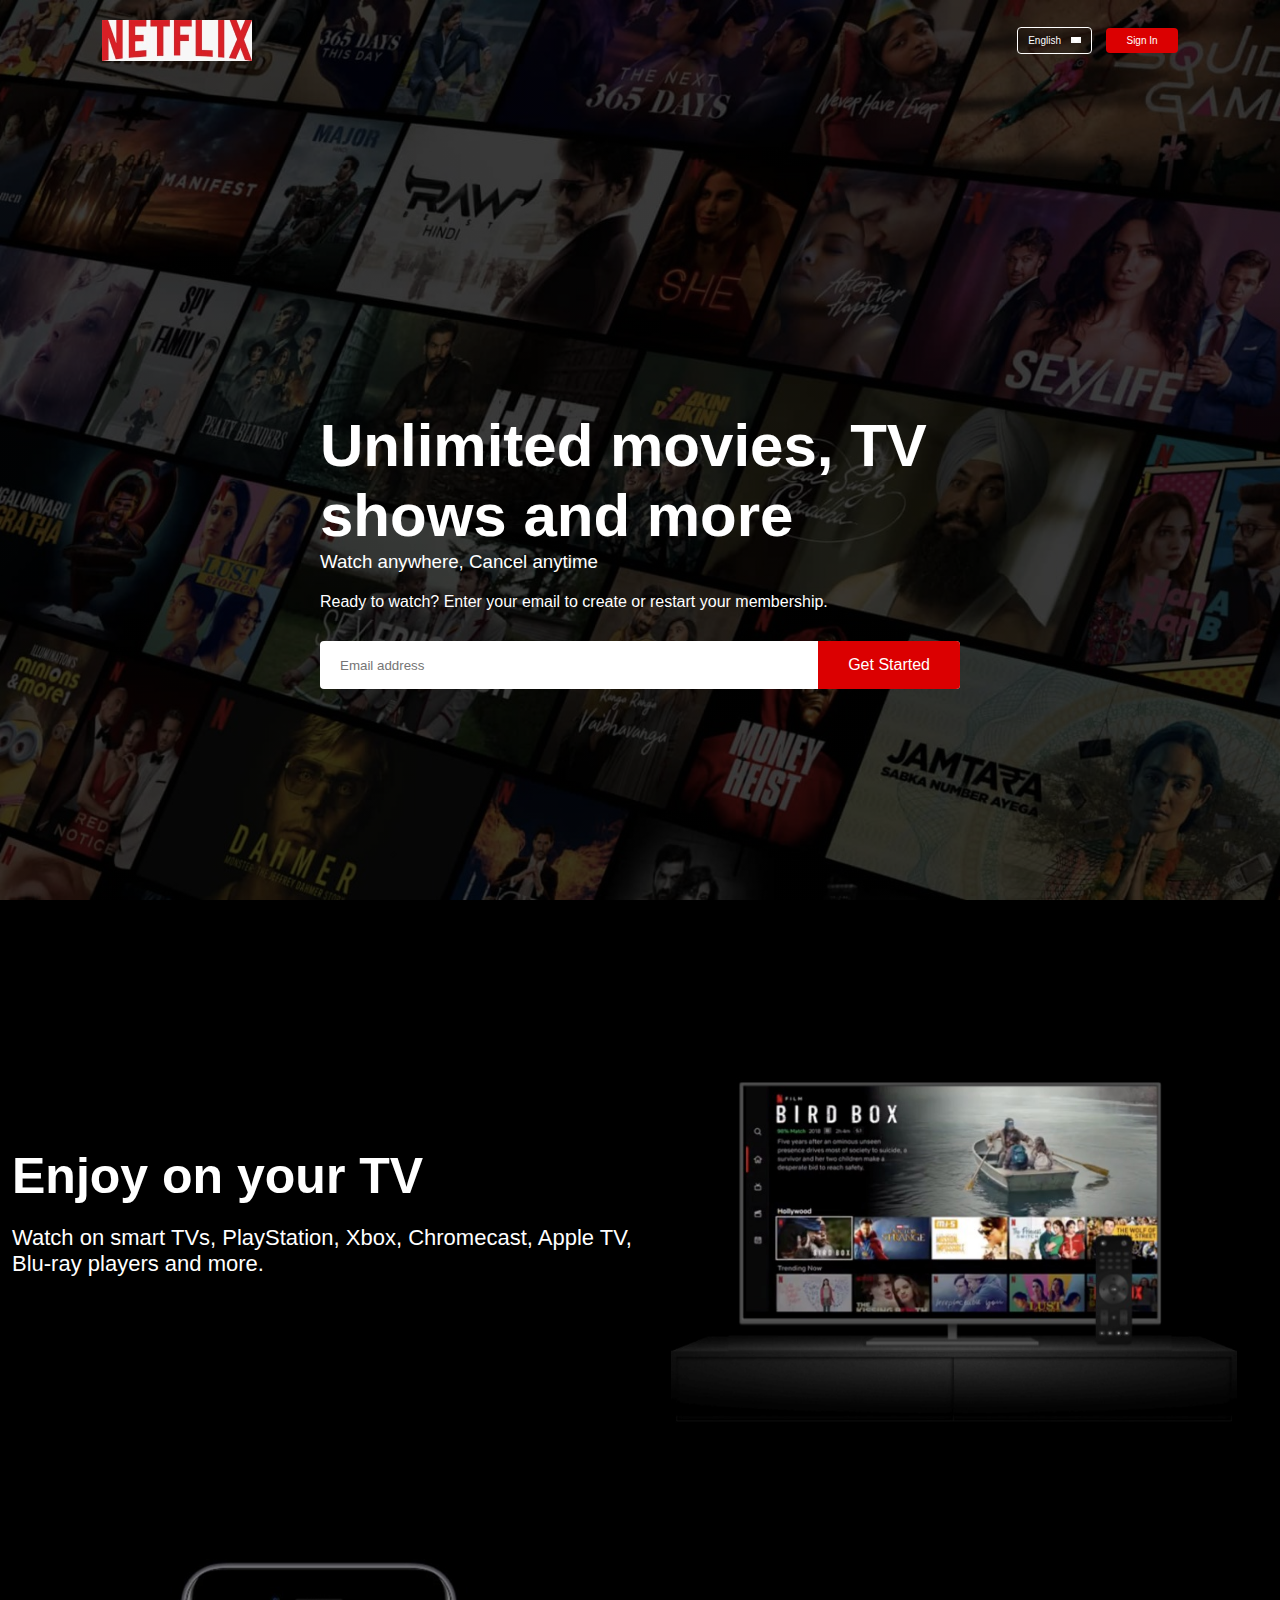
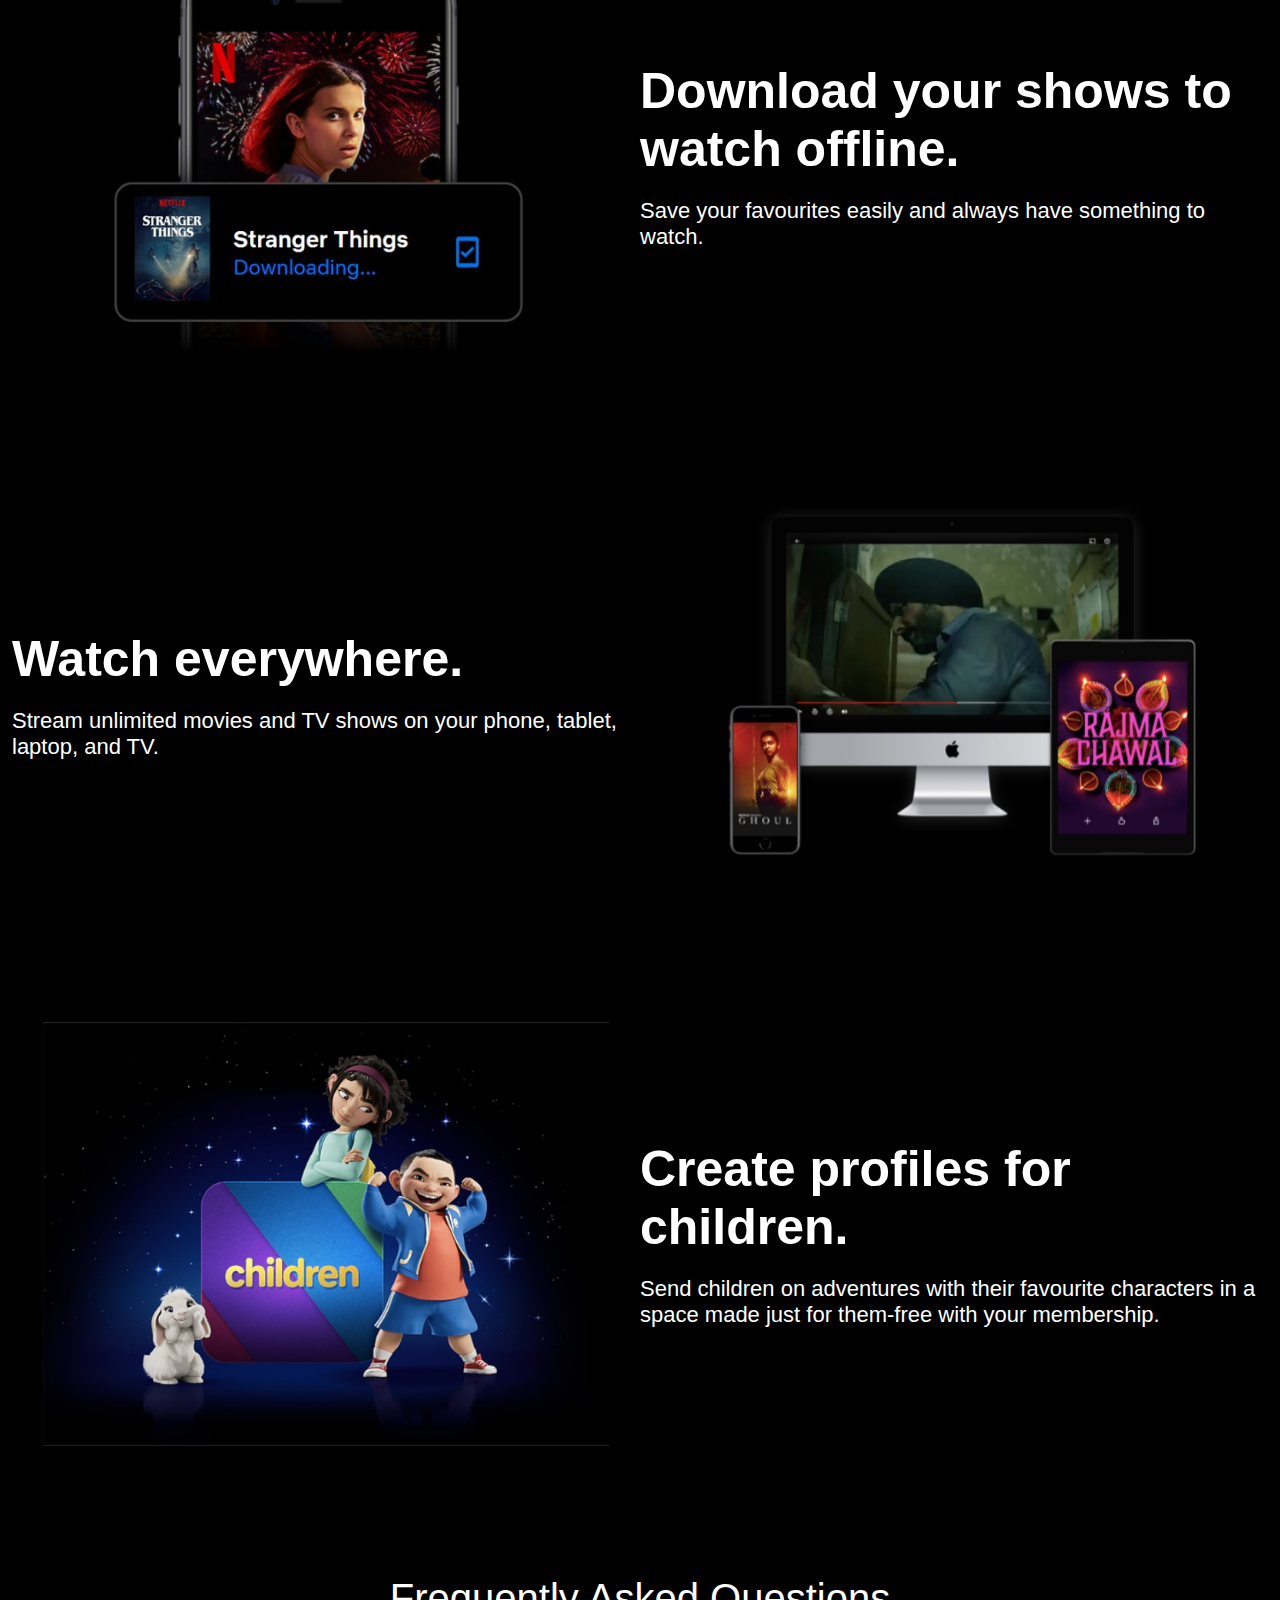
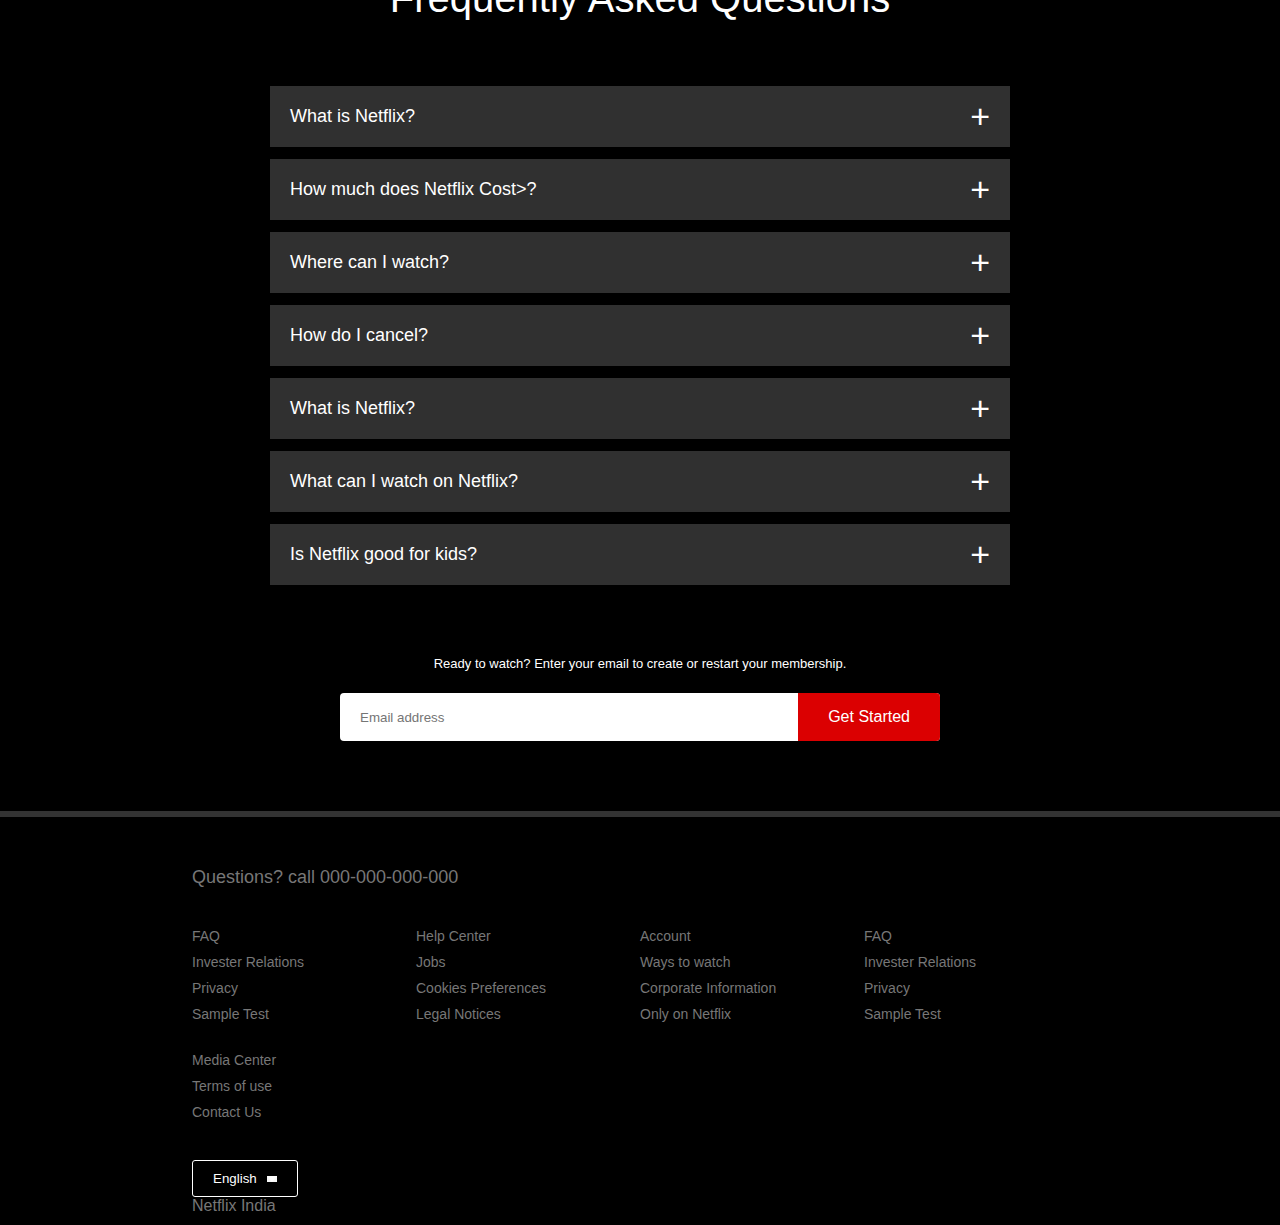
<file: Netfilix/index.html>
<!DOCTYPE html>
<html lang="en">
<head>
	<meta charset="UTF-8">
	<meta name="viewport" content="width=device-width, initial-scale=1.0">
	<title>Netflix.com</title>
	<link rel="stylesheet" href="styles.css">
</head>
<body>
	<div class="header">
		<nav>
			<img src="images/logo.png" class="logo" alt="">
			<div>
				<button class="language-btn">English <img src="images/down-icon.png" alt=""></button>
				<button>Sign In</button>
			</div>
		</nav>
		<div class="header-content">
			<h1>Unlimited movies, TV shows and more</h1>
			<h3>Watch anywhere, Cancel anytime</h3>
			<p>Ready to watch? Enter your email to create or restart your membership.</p>
			<form class="email-signup">
				<input type="email" placeholder="Email address" required>
				<button type="submit">Get Started</button>
			</form>
		</div>
	</div>

	<div class="features">
		
		<div class="row">
			<div class="text-col">
				<h2>Enjoy on your TV</h2>
				<p>Watch on smart TVs, PlayStation, Xbox, Chromecast, Apple TV, Blu-ray players and more.</p>
			</div>
			<div class="img-col">
				<img src="images/feature-1.png" alt="">
			</div>
		</div>

		<div class="row">
			<div class="img-col">
				<img src="images/feature-2.png" alt="">
			</div>
			<div class="text-col">
				<h2>Download your shows to watch offline.</h2>
				<p>Save your favourites easily and always have something to watch.</p>
			</div>
			
		</div>

		<div class="row">
			<div class="text-col">
				<h2>Watch everywhere.</h2>
				<p>Stream unlimited movies and TV shows on your phone, tablet, laptop, and TV.</p>
			</div>
			<div class="img-col">
				<img src="images/feature-3.png" alt="">
			</div>
		</div>
		<div class="row">
			<div class="img-col">
				<img src="images/feature-4.png" alt="">
			</div>
			<div class="text-col">
				<h2>Create profiles for children.</h2>
				<p>Send children on adventures with their favourite characters in a space made just for them-free with your membership.</p>
			</div>

		</div>
	</div>

	<div class="faq">
		<h2>Frequently Asked Questions</h2>
		<ul class="accordion">
			<li>
				<input type="radio" name="accordion" id="first">
				<label for="first">What is Netflix?</label>
				<div class="content">
					<p>Lorem ipsum dolor, sit amet consectetur adipisicing elit. Eligendi ratione labore obcaecati accusamus illum, maxime ullam quos voluptas recusandae cumque nihil earum iste corporis perspiciatis nobis vitae perferendis quasi! Porro!</p>
				</div>
			</li>
			<li>
				<input type="radio" name="accordion" id="second">
				<label for="second">How much does Netflix Cost>?</label>
				<div class="content">
					<p>Lorem ipsum dolor, sit amet consectetur adipisicing elit. Eligendi ratione labore obcaecati accusamus illum, maxime ullam quos voluptas recusandae cumque nihil earum iste corporis perspiciatis nobis vitae perferendis quasi! Porro!</p>
				</div>
			</li>
			<li>
				<input type="radio" name="accordion" id="third">
				<label for="third">Where can I watch?</label>
				<div class="content">
					<p>Lorem ipsum dolor, sit amet consectetur adipisicing elit. Eligendi ratione labore obcaecati accusamus illum, maxime ullam quos voluptas recusandae cumque nihil earum iste corporis perspiciatis nobis vitae perferendis quasi! Porro!</p>
				</div>
			</li>
			<li>
				<input type="radio" name="accordion" id="fourth">
				<label for="fourth">How do I cancel?</label>
				<div class="content">
					<p>Lorem ipsum dolor, sit amet consectetur adipisicing elit. Eligendi ratione labore obcaecati accusamus illum, maxime ullam quos voluptas recusandae cumque nihil earum iste corporis perspiciatis nobis vitae perferendis quasi! Porro!</p>
				</div>
			</li>
			<li>
				<input type="radio" name="accordion" id="first">
				<label for="first">What is Netflix?</label>
				<div class="content">
					<p>Lorem ipsum dolor, sit amet consectetur adipisicing elit. Eligendi ratione labore obcaecati accusamus illum, maxime ullam quos voluptas recusandae cumque nihil earum iste corporis perspiciatis nobis vitae perferendis quasi! Porro!</p>
				</div>
			</li>
			<li>
				<input type="radio" name="accordion" id="fifth">
				<label for="fifth">What can I watch on Netflix?</label>
				<div class="content">
					<p>Lorem ipsum dolor, sit amet consectetur adipisicing elit. Eligendi ratione labore obcaecati accusamus illum, maxime ullam quos voluptas recusandae cumque nihil earum iste corporis perspiciatis nobis vitae perferendis quasi! Porro!</p>
				</div>
			</li>
			<li>
				<input type="radio" name="accordion" id="sixth">
				<label for="sixth">Is Netflix good for kids?</label>
				<div class="content">
					<p>Lorem ipsum dolor, sit amet consectetur adipisicing elit. Eligendi ratione labore obcaecati accusamus illum, maxime ullam quos voluptas recusandae cumque nihil earum iste corporis perspiciatis nobis vitae perferendis quasi! Porro!</p>
				</div>
			</li>
		</ul>

		<small>Ready to watch? Enter your email to create or restart your membership.</small>
		<form class="email-signup">
			<input type="email" placeholder="Email address" required>
			<button type="submit">Get Started</button>
		</form>
	</div>


	<div class="footer">
		<h2>Questions? call 000-000-000-000</h2>

		<div class="row">
			<div class="col">
				<a href="#">FAQ</a>
				<a href="#">Invester Relations</a>
				<a href="#">Privacy</a>
				<a href="#">Sample Test</a>
			</div>
			<div class="col">
				<a href="#">Help Center</a>
				<a href="#">Jobs</a>
				<a href="#">Cookies Preferences</a>
				<a href="#">Legal Notices</a>
			</div>
			<div class="col">
				<a href="#">Account</a>
				<a href="#">Ways to watch</a>
				<a href="#">Corporate Information</a>
				<a href="#">Only on Netflix</a>
			</div>
			<div class="col">
				<a href="#">FAQ</a>
				<a href="#">Invester Relations</a>
				<a href="#">Privacy</a>
				<a href="#">Sample Test</a>
			</div>
			<div class="col">
				<a href="#">Media Center</a>
				<a href="#">Terms of use</a>
				<a href="#">Contact Us</a>
			</div>
		</div>
		<button class="language-btn">English <img src="images/down-icon.png" alt=""></button>
		<p class="copyright-text">Netflix India</p>
	</div>
</body>
</html>
</file>
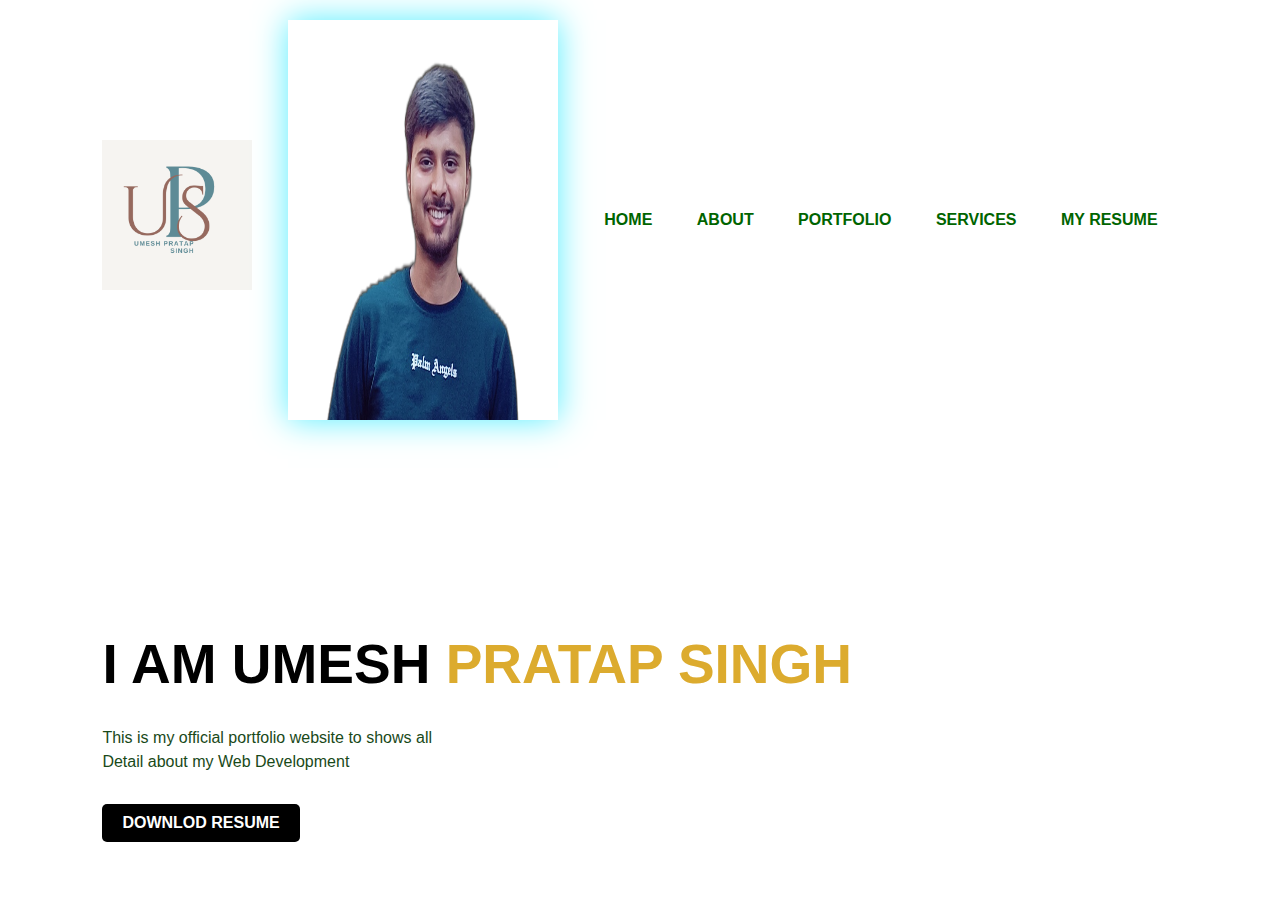
<file: portfolio webpage/index.html>
<!DOCTYPE html>
<html lang="en">
<head>
    <meta charset="UTF-8">
    <meta name="viewport" content="width=device-width, initial-scale=1.0">
    <title>Persnol Portfolio Website</title> 
    <link rel="stylesheet" href="style.css   ">
</head>
<body>
    <div class="hello">
        <nav>
            <img src="Name logo.png" height="150px" width="150px" class="logo " >
            <img src="image.png" height="400px" width="270px" id="umesh">
            <ul>
                <li><a href="#">HOME</a></li>
                <li><a href="#">ABOUT</a></li>
                <li><a href="#">PORTFOLIO</a></li>
                <li><a href="#">SERVICES</a></li>
                <li><a href="#">MY RESUME  </a></li>
            </ul>
            </nav> 
        <div class="pera">
        <h1>I AM UMESH<span> PRATAP SINGH</span></h1>
        <P>This is my official portfolio website to shows all
            <br>Detail about my Web Development
        </P>
        <a href="#">DOWNLOD RESUME </a>
    </div>
   
    </div>
    </div>
      



       
</body>
</html>
</file>
<file: Netfilix/styles.css>
*{
	margin: 0;
	padding: 0;
	font-family: 'Poppins', sans-serif;
	box-sizing: border-box;
}
body{
	background: #000;
	color: #fff;
}
.header{
	width: 100%;
	height: 100vh;
	background-image: linear-gradient(rgba(0,0,0,0.7), rgba(0,0,0,0.7)), url(images/header-image.png);
	background-size: cover;
	background-position: center;
	padding: 10px 8%;
	position: relative;
}
nav{
	display: flex;
	align-items: center;
	justify-content: space-between;
	padding: 10px 0;
}
nav button{
	border: 0;
	outline: 0;
	background: #db0001;
	color: #fff;
	padding: 7px 20px;
	font-size: 10px;
	border-radius: 4px;
	margin-left: 10px;
	cursor: pointer;
}
.logo{
	width: 150px;
	cursor: pointer;
}

.language-btn{
	display: inline-flex;
	align-items: center;
	background: transparent;
	border: 1px solid #fff;
	padding: 7px 10px;
}
.language-btn img{
	width: 10px;
	margin-left: 10px;
}
.header-content{
	position: absolute;
	top: 50%;
	left: 50%;
	transform: translate(-50%, -50%);
	margin-top: 100px;
}

.header-content h1{
	font-size: 60px;
	line-height: 70px;
	font-weight: 600;
	max-width: 650px;
}

.header-content h3{
	font-weight: 400;
	margin-bottom: 20px;

}
.email-signup{
	background: #fff;
	border-radius: 4px;
	display: flex;
	align-items: center;
	margin-top: 30px;
	overflow: hidden;
}
.email-signup input{
	flex: 1;
	border: 0;
	outline: 0;
	margin-left: 20px;
}

.email-signup button {
	background: #db0001;
	border: 0;
	outline: 0;
	color: #fff;
	font-size: 16px;
	cursor: pointer;
	padding: 15px 30px;
}

/*------------features------------*/
.features{
	padding: 50px 12px;
	font-size: 22px;
}
.row{
	display:flex;
	width: 100%;
	align-items: center;
	flex-wrap: wrap;
	padding: 50px 0;
}
.text-col{
	flex-basis: 50%;
	margin-bottom: 20px;
}
.img-col{
	flex-basis: 50%;
	margin-bottom: 20px;
}

.img-col img{
	display: block;
	width: 90%;
	margin: auto;
}

.features h2{
	font-size: 50px;
	font-weight: 600;
	margin-bottom: 20px;
}
/*-------------FAQ--------*/
.faq{
	padding: 10px 12%;
	text-align: center;
	font-size: 18px;
}

.faq h2{
	font-weight: 500;
	font-size: 40px;
}

.accordion{
	margin: 60px auto;
	width: 100%;
	max-width: 750px;
}
.accordion li{
	list-style: none;
	width: 100%;
	padding: 5px;
}
.accordion li label{
	display: flex;
	align-items: center;
	padding: 20px;
	font-size: 18px;
	font-weight: 500;
	background: #303030;
	margin-bottom: 2px;
	cursor: pointer;
	position: relative;
}

label::after{
	content: '+';
	font-size: 34px;
	position: absolute;
	right: 20px;
	transition: transform 0.5s;
}
input[type="radio"]{
	display: none;
}
.accordion .content{
	background: #303030;
	text-align: left;
	padding: 0 20px;
	max-height: 0;
	overflow: hidden;
	transition: max-height 0.5s, padding 0.5s;
}

.accordion input[type="radio"]:checked + label + .content{
	max-height: 600px;
	padding: 30px 20px;
}
.accordion input[type="radio"]:checked + label::after{
	transform: rotate(135deg);
}

.faq .email-signup{
	max-width: 600px;
	margin: 20px auto 60px;

}
.faq small{
	font-size: 13px;
}

/*----------------footer-------*/
.footer{
	padding: 50px 15% 10px;
	border-top: 6px solid #333;
	color: #777;
}
.footer h2{
	font-size: 18px;
	font-weight: 400;
	margin-bottom: 30px;
}

.footer .col{
	flex-basis: 25%;
	flex-grow: 1;
	margin-bottom: 20px;
}

.footer .col a{
	display: block;
	text-decoration: none;
	color: #777;
	font-size: 14px;
	margin-bottom: 10px;
}

.footer .row{
	align-items: flex-start;
	padding: 10px 0;
}

.footer .language-btn{
	color: white;
	padding: 10px 20px;
	border-radius: 3px;
}

copyright-text{
	font-size: 14px;
	margin-top: 20px;
	margin-bottom: 10px;

}

/*---------media-query--------*/
@media only screen and (max-width:600px){
	.logo{
		width: 100px;
	}
	nav button{
		padding: 5px 10px;
	}
	nav .language-btn{
		padding: 4px 8px;
	}

	.header-content{
		position: unset;
		transform: none;
		padding-top: 150px;
	}

	.header-content h1{
		font-size: 30px;
	}

	.email-signup button{
		font-size: 15px;
		padding: 10px 15px;
	}

	.text-col, .img-col{
		flex-basis: 100%;
	}

	.features h2{
		font-size: 30px;
	}

	.features p{
		font-size: 15px;
	}

	.row:nth-child(2), .row:nth-child(4){
		flex-direction: column-reverse;
	}


	.features .row{
		padding: 10px 0;
	}

	.faq h2{
		font-size: 20px;
	}

	.accordion .content{
		font-size: 14px;
	}

	.accordion li label{
		padding: 10px;
		font-size: 14px;
	}

	label::after{
		font-size: 22px;
		
	}
}
</file>
<file: portfolio webpage/style.css>
*{
    margin: 0;
    padding: 0;
    font-family: sans-serif;  
}
.hello{ 
    position: 0;
    width: 100%;
    height: 100vh;
    background: white ;

}
.logo{ 
    
    margin-right:10px;
    margin-bottom: 10px;
}
nav {
    display: flex;
    width: 84%;
    margin: auto;
    padding: 20px 0;
    align-items: center;
    justify-content: space-between;
}
nav ul li{
     display: inline-block;
     list-style: none;
     margin: 10px 20px;
} 
nav ul li a{
    text-decoration: none;
       color: darkgreen;
       font-weight: bold;
}
nav ul li a:hover{
    color: rgba(48, 3, 3, 0.493);
}
.pera{
    margin-left: 8%;
    margin-top: 15%;
}
.pera h1{
    font-size: 55px;
    color: black;
    margin-bottom: 30px;
}
span{
    color: rgb(220, 171, 46);
}
.pera p{
    color:rgb(25, 73, 25);
    line-height: 24px;
     
}
.pera a{
    background:black;
    padding: 10px 20px;
    text-decoration: none;
    font-weight: bold;
    color: #fff;
    display: inline-block;
    margin: 30px 0;
    border-radius: 5px;
}

.hello #umesh{
    box-shadow: 0 0 2rem #5ef;    
}
</file>
